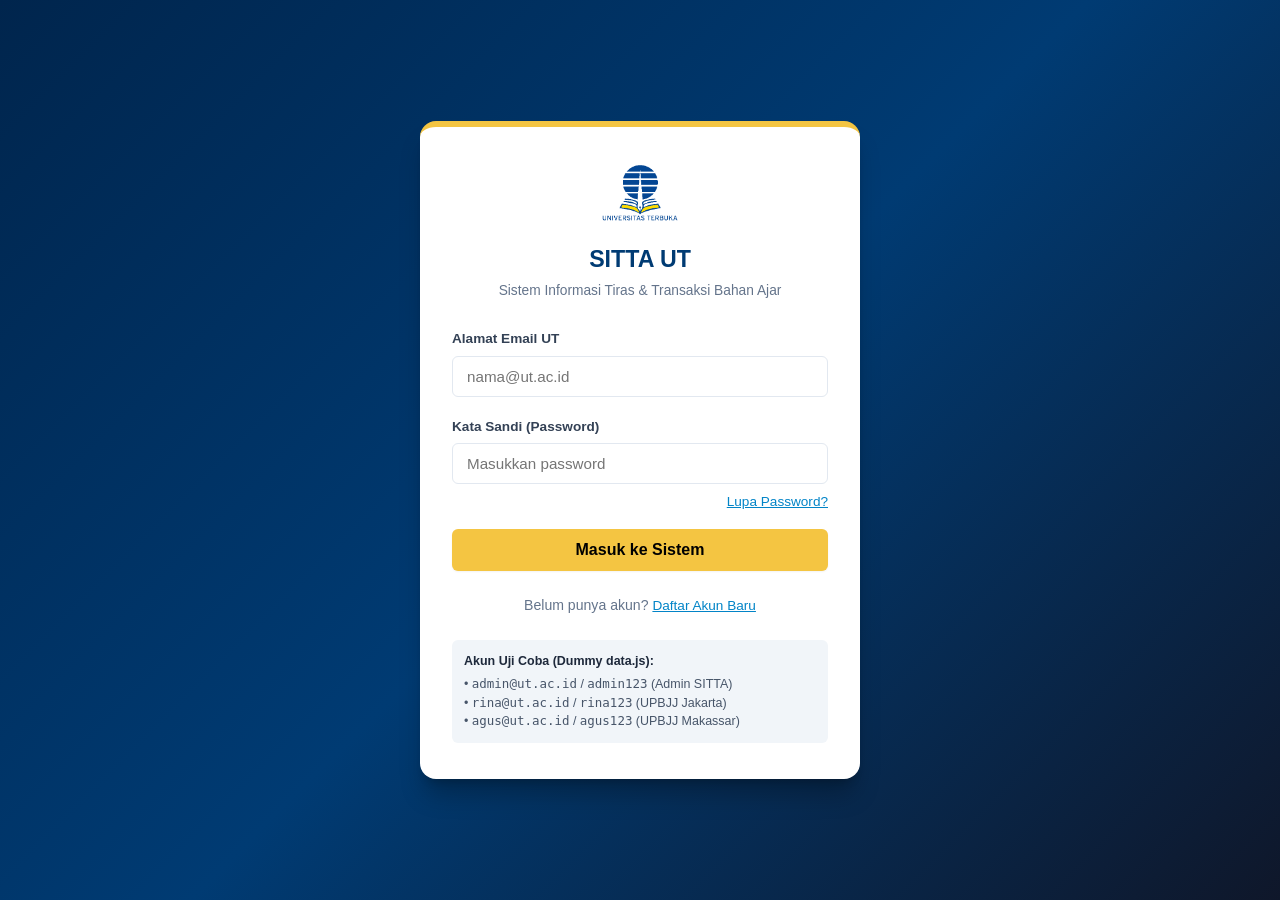
<file: index.html>
<!DOCTYPE html>
<html lang="id">
<head>
  <meta charset="UTF-8">
  <meta name="viewport" content="width=device-width, initial-scale=1.0">
  <title>Login - SITTA Universitas Terbuka</title>
  <link rel="stylesheet" href="css/style.css">
</head>
<body class="login-body">

  <div class="login-card">
    <div class="login-header">
      <img src="assets/logo-ut.png" alt="Logo Universitas Terbuka" class="login-logo">
      <h1 class="login-title">SITTA UT</h1>
      <p class="login-subtitle">Sistem Informasi Tiras &amp; Transaksi Bahan Ajar</p>
    </div>

    <!-- Form Login Utama -->
    <form id="formLogin" novalidate>
      <div class="form-group">
        <label for="inputEmail" class="form-label">Alamat Email UT</label>
        <input 
          type="email" 
          id="inputEmail" 
          class="form-input" 
          placeholder="nama@ut.ac.id" 
          required 
          autocomplete="username"
        >
      </div>

      <div class="form-group">
        <label for="inputPassword" class="form-label">Kata Sandi (Password)</label>
        <input 
          type="password" 
          id="inputPassword" 
          class="form-input" 
          placeholder="Masukkan password" 
          required 
          autocomplete="current-password"
        >
      </div>

      <div class="login-meta">
        <button type="button" id="btnLupaPassword" class="link-btn">Lupa Password?</button>
      </div>

      <button type="submit" class="btn-primary" id="btnSubmitLogin">Masuk ke Sistem</button>

      <div class="login-footer-links">
        Belum punya akun? <button type="button" id="btnDaftar" class="link-btn">Daftar Akun Baru</button>
      </div>
    </form>

    <div class="dummy-hint">
      <strong>Akun Uji Coba (Dummy data.js):</strong>
      <div>• <code>admin@ut.ac.id</code> / <code>admin123</code> (Admin SITTA)</div>
      <div>• <code>rina@ut.ac.id</code> / <code>rina123</code> (UPBJJ Jakarta)</div>
      <div>• <code>agus@ut.ac.id</code> / <code>agus123</code> (UPBJJ Makassar)</div>
    </div>
  </div>

  <!-- Modal Box: Lupa Password -->
  <div class="modal-overlay" id="modalLupaPassword">
    <div class="modal-box">
      <div class="modal-header">
        <h3 class="modal-title">Lupa Password</h3>
        <button type="button" class="modal-close" aria-label="Tutup">&times;</button>
      </div>
      <form id="formLupaPassword">
        <div class="modal-body">
          <p style="font-size: 0.9rem; color: #64748B; margin-bottom: 16px;">
            Masukkan alamat email Universitas Terbuka Anda yang terdaftar. Kami akan mengirimkan tautan untuk mengatur ulang kata sandi Anda.
          </p>
          <div class="form-group">
            <label for="inputResetEmail" class="form-label">Email Terdaftar</label>
            <input type="email" id="inputResetEmail" class="form-input" placeholder="contoh: rina@ut.ac.id" required>
          </div>
        </div>
        <div class="modal-footer">
          <button type="button" class="btn-secondary btn-modal-close">Batal</button>
          <button type="submit" class="btn-primary" style="width: auto; padding: 8px 18px;">Kirim Tautan Reset</button>
        </div>
      </form>
    </div>
  </div>

  <!-- Modal Box: Registrasi / Daftar Akun Baru -->
  <div class="modal-overlay" id="modalDaftar">
    <div class="modal-box">
      <div class="modal-header">
        <h3 class="modal-title">Pendaftaran Akun SITTA</h3>
        <button type="button" class="modal-close" aria-label="Tutup">&times;</button>
      </div>
      <form id="formDaftar">
        <div class="modal-body">
          <div class="form-group">
            <label for="inputDaftarNama" class="form-label">Nama Lengkap *</label>
            <input type="text" id="inputDaftarNama" class="form-input" placeholder="Nama lengkap staf/dosen" required>
          </div>
          <div class="form-group">
            <label for="inputDaftarEmail" class="form-label">Alamat Email UT *</label>
            <input type="email" id="inputDaftarEmail" class="form-input" placeholder="user@ut.ac.id" required>
          </div>
          <div class="form-group">
            <label for="inputDaftarPassword" class="form-label">Kata Sandi *</label>
            <input type="password" id="inputDaftarPassword" class="form-input" placeholder="Minimal 6 karakter" required>
          </div>
          <div class="form-group">
            <label for="selectDaftarRole" class="form-label">Peran / Role</label>
            <select id="selectDaftarRole" class="form-input">
              <option value="UPBJJ-UT">UPBJJ-UT Daerah</option>
              <option value="Fakultas">Fakultas</option>
              <option value="Puslaba">Puslaba</option>
              <option value="Administrator">Administrator</option>
            </select>
          </div>
          <div class="form-group">
            <label for="inputDaftarLokasi" class="form-label">Unit Kerja / Lokasi</label>
            <input type="text" id="inputDaftarLokasi" class="form-input" placeholder="contoh: UPBJJ Bandung">
          </div>
        </div>
        <div class="modal-footer">
          <button type="button" class="btn-secondary btn-modal-close">Batal</button>
          <button type="submit" class="btn-primary" style="width: auto; padding: 8px 20px;">Daftar Sekarang</button>
        </div>
      </form>
    </div>
  </div>

  <!-- Modal Box: Custom Alert Box / Pop-up Feedback -->
  <div class="modal-overlay" id="modalAlert">
    <div class="modal-box" style="max-width: 400px;">
      <div class="modal-body alert-box">
        <div class="alert-icon" id="alertIcon">⚠️</div>
        <h3 id="alertTitle" style="color: var(--ut-primary); margin-bottom: 8px; font-size: 1.15rem;">Pemberitahuan</h3>
        <p class="alert-message" id="alertMessage">Pesan informasi</p>
        <button type="button" class="btn-primary btn-modal-close" style="width: 120px; margin: 0 auto; display: block;">OK</button>
      </div>
    </div>
  </div>

  <!-- Import Data Dummy dan Skrip DOM -->
  <script src="js/data.js"></script>
  <script src="js/script.js"></script>
</body>
</html>
</file>
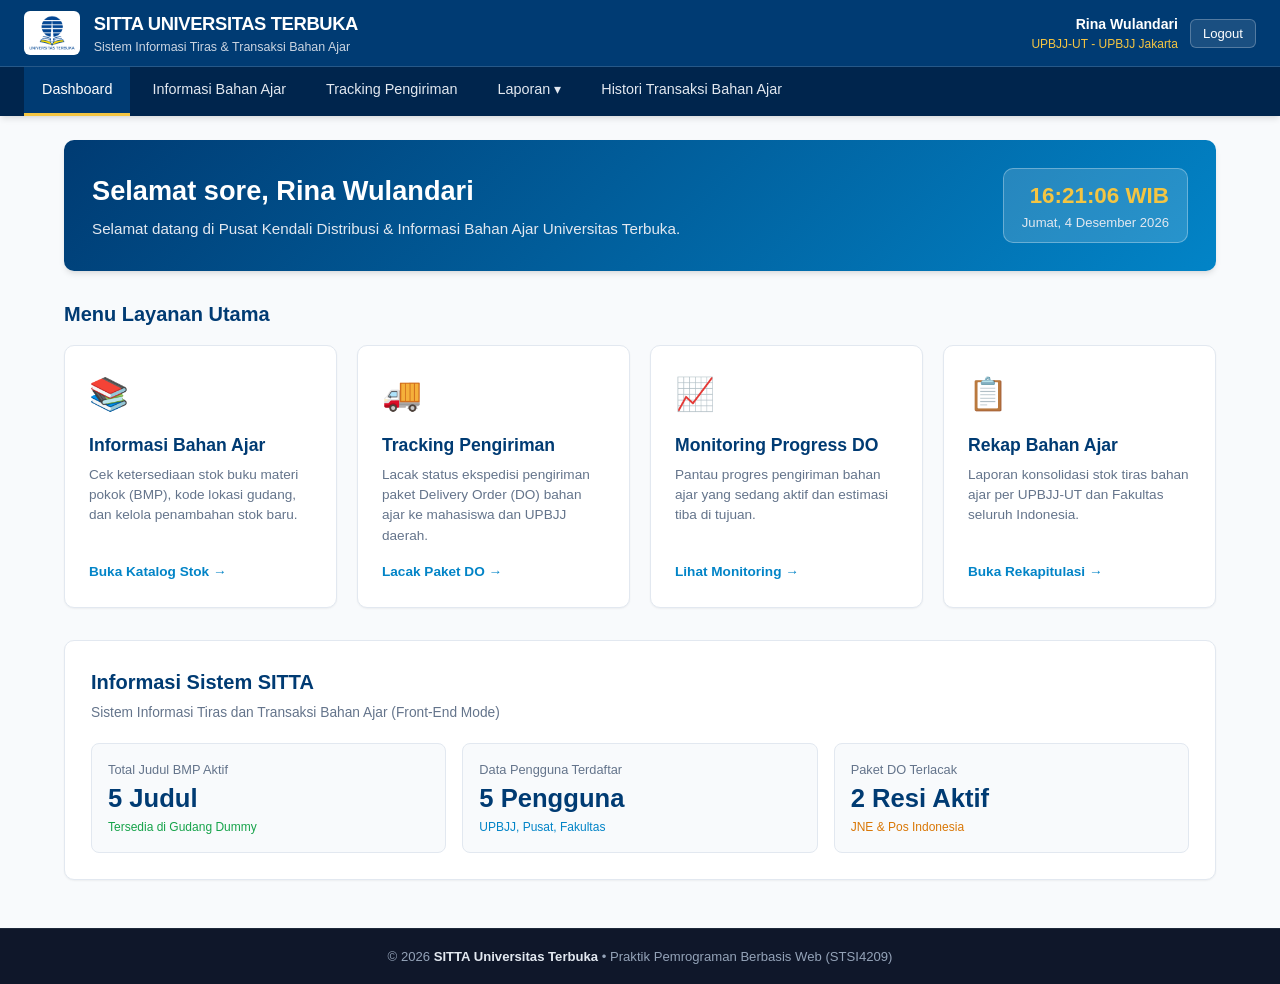
<file: dashboard.html>
<!DOCTYPE html>
<html lang="id">
<head>
  <meta charset="UTF-8">
  <meta name="viewport" content="width=device-width, initial-scale=1.0">
  <title>Dashboard - SITTA Universitas Terbuka</title>
  <link rel="stylesheet" href="css/style.css">
</head>
<body>

  <!-- Site Header -->
  <header class="site-header">
    <div class="header-top">
      <a href="dashboard.html" class="brand-wrapper">
        <img src="assets/logo-ut.png" alt="Logo UT" class="brand-logo">
        <div>
          <div class="brand-title">SITTA UNIVERSITAS TERBUKA</div>
          <div class="brand-subtitle">Sistem Informasi Tiras &amp; Transaksi Bahan Ajar</div>
        </div>
      </a>

      <div class="user-badge">
        <div class="user-info">
          <div class="user-name" id="headerUserName">Memuat...</div>
          <div class="user-role" id="headerUserRole">User</div>
        </div>
        <button id="btnLogout" class="btn-logout" title="Keluar dari sistem">Logout</button>
      </div>
    </div>

    <!-- Navigation Bar Utama -->
    <nav class="navbar" aria-label="Navigasi Utama">
      <ul class="nav-list">
        <li class="nav-item">
          <a href="dashboard.html" class="nav-link active">Dashboard</a>
        </li>
        <li class="nav-item">
          <a href="stok.html" class="nav-link">Informasi Bahan Ajar</a>
        </li>
        <li class="nav-item">
          <a href="tracking.html" class="nav-link">Tracking Pengiriman</a>
        </li>
        <li class="nav-item has-dropdown">
          <a href="#" class="nav-link" id="navLaporan" onclick="return false;">Laporan &#9662;</a>
          <div class="dropdown-menu">
            <a href="#" class="dropdown-item" onclick="showCustomAlert('Fitur Monitoring Progress DO Bahan Ajar menampilkan rekapitulasi pengiriman bahan ajar antar UPBJJ.', 'Monitoring Progress DO', '📊'); return false;">
              Monitoring Progress DO Bahan Ajar
            </a>
            <a href="#" class="dropdown-item" onclick="showCustomAlert('Fitur Rekap Bahan Ajar menyajikan data perputaran sirkulasi buku ajar per semester.', 'Rekap Bahan Ajar', '📑'); return false;">
              Rekap Bahan Ajar
            </a>
          </div>
        </li>
        <li class="nav-item">
          <a href="#" class="nav-link" onclick="showCustomAlert('Histori Transaksi Bahan Ajar memuat rekaman seluruh pesanan DO yang telah selesai dan diarsipkan.', 'Histori Transaksi', '🕒'); return false;">
            Histori Transaksi Bahan Ajar
          </a>
        </li>
      </ul>
    </nav>
  </header>

  <!-- Main Content -->
  <main class="main-container">
    
    <!-- Hero Greeting Berdasarkan Waktu Local Time -->
    <section class="greeting-hero">
      <div class="greeting-text">
        <h1 id="dashboardGreeting">Selamat Datang</h1>
        <p>Selamat datang di Pusat Kendali Distribusi &amp; Informasi Bahan Ajar Universitas Terbuka.</p>
      </div>
      <div class="greeting-time-badge">
        <div class="time-clock" id="liveClockTime">--:--:-- WIB</div>
        <div class="time-date" id="liveClockDate">Memuat tanggal...</div>
      </div>
    </section>

    <!-- Quick Navigation Cards Grid -->
    <section>
      <h2 class="section-title" style="margin-bottom: 16px;">Menu Layanan Utama</h2>
      <div class="dashboard-grid">
        
        <a href="stok.html" class="dash-card">
          <div class="dash-card-icon">📚</div>
          <h3 class="dash-card-title">Informasi Bahan Ajar</h3>
          <p class="dash-card-desc">Cek ketersediaan stok buku materi pokok (BMP), kode lokasi gudang, dan kelola penambahan stok baru.</p>
          <div class="dash-card-cta">Buka Katalog Stok &rarr;</div>
        </a>

        <a href="tracking.html" class="dash-card">
          <div class="dash-card-icon">🚚</div>
          <h3 class="dash-card-title">Tracking Pengiriman</h3>
          <p class="dash-card-desc">Lacak status ekspedisi pengiriman paket Delivery Order (DO) bahan ajar ke mahasiswa dan UPBJJ daerah.</p>
          <div class="dash-card-cta">Lacak Paket DO &rarr;</div>
        </a>

        <div class="dash-card" style="cursor: pointer;" onclick="showCustomAlert('Laporan Monitoring DO menyajikan status real-time pesanan yang sedang diproses di loket maupun transit ekspedisi.', 'Monitoring DO', '📊')">
          <div class="dash-card-icon">📈</div>
          <h3 class="dash-card-title">Monitoring Progress DO</h3>
          <p class="dash-card-desc">Pantau progres pengiriman bahan ajar yang sedang aktif dan estimasi tiba di tujuan.</p>
          <div class="dash-card-cta">Lihat Monitoring &rarr;</div>
        </div>

        <div class="dash-card" style="cursor: pointer;" onclick="showCustomAlert('Rekapitulasi Bahan Ajar merinci total stok masuk, stok terdistribusi, dan persentase serapan BMP semester ini.', 'Rekap Stok', '📦')">
          <div class="dash-card-icon">📋</div>
          <h3 class="dash-card-title">Rekap Bahan Ajar</h3>
          <p class="dash-card-desc">Laporan konsolidasi stok tiras bahan ajar per UPBJJ-UT dan Fakultas seluruh Indonesia.</p>
          <div class="dash-card-cta">Buka Rekapitulasi &rarr;</div>
        </div>

      </div>
    </section>

    <!-- Ringkasan Statistik Singkat -->
    <section class="card-section">
      <h2 class="section-title">Informasi Sistem SITTA</h2>
      <p class="section-subtitle">Sistem Informasi Tiras dan Transaksi Bahan Ajar (Front-End Mode)</p>
      
      <div style="display: grid; grid-template-columns: repeat(auto-fit, minmax(200px, 1fr)); gap: 16px; margin-top: 14px;">
        <div style="background: #F8FAFC; border: 1px solid #E2E8F0; padding: 16px; border-radius: 8px;">
          <div style="font-size: 0.8rem; color: #64748B;">Total Judul BMP Aktif</div>
          <div style="font-size: 1.6rem; font-weight: 700; color: var(--ut-primary);">5 Judul</div>
          <div style="font-size: 0.75rem; color: #16A34A;">Tersedia di Gudang Dummy</div>
        </div>
        <div style="background: #F8FAFC; border: 1px solid #E2E8F0; padding: 16px; border-radius: 8px;">
          <div style="font-size: 0.8rem; color: #64748B;">Data Pengguna Terdaftar</div>
          <div style="font-size: 1.6rem; font-weight: 700; color: var(--ut-primary);">5 Pengguna</div>
          <div style="font-size: 0.75rem; color: #0284C7;">UPBJJ, Pusat, Fakultas</div>
        </div>
        <div style="background: #F8FAFC; border: 1px solid #E2E8F0; padding: 16px; border-radius: 8px;">
          <div style="font-size: 0.8rem; color: #64748B;">Paket DO Terlacak</div>
          <div style="font-size: 1.6rem; font-weight: 700; color: var(--ut-primary);">2 Resi Aktif</div>
          <div style="font-size: 0.75rem; color: #D97706;">JNE &amp; Pos Indonesia</div>
        </div>
      </div>
    </section>

  </main>

  <!-- Modal Box: Custom Alert Box / Pop-up Feedback -->
  <div class="modal-overlay" id="modalAlert">
    <div class="modal-box" style="max-width: 400px;">
      <div class="modal-body alert-box">
        <div class="alert-icon" id="alertIcon">⚠️</div>
        <h3 id="alertTitle" style="color: var(--ut-primary); margin-bottom: 8px; font-size: 1.15rem;">Pemberitahuan</h3>
        <p class="alert-message" id="alertMessage">Pesan informasi</p>
        <button type="button" class="btn-primary btn-modal-close" style="width: 120px; margin: 0 auto; display: block;">OK</button>
      </div>
    </div>
  </div>

  <!-- Footer -->
  <footer class="site-footer">
    <p>&copy; 2026 <strong>SITTA Universitas Terbuka</strong> &bull; Praktik Pemrograman Berbasis Web (STSI4209)</p>
  </footer>

  <!-- Import JS -->
  <script src="js/data.js"></script>
  <script src="js/script.js"></script>
</body>
</html>
</file>
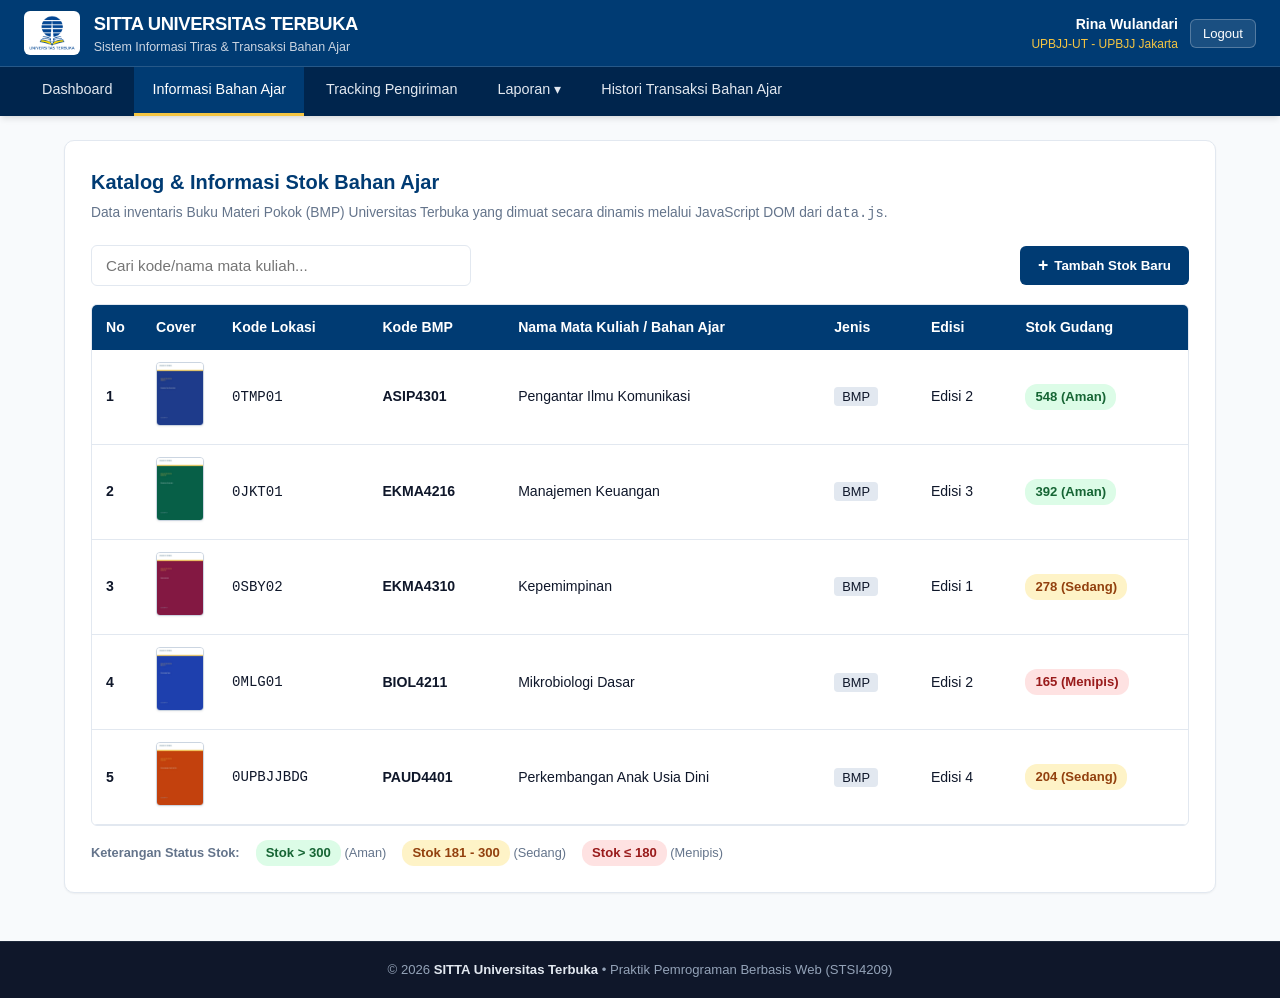
<file: stok.html>
<!DOCTYPE html>
<html lang="id">
<head>
  <meta charset="UTF-8">
  <meta name="viewport" content="width=device-width, initial-scale=1.0">
  <title>Informasi Stok Bahan Ajar - SITTA Universitas Terbuka</title>
  <link rel="stylesheet" href="css/style.css">
</head>
<body>

  <!-- Site Header -->
  <header class="site-header">
    <div class="header-top">
      <a href="dashboard.html" class="brand-wrapper">
        <img src="assets/logo-ut.png" alt="Logo UT" class="brand-logo">
        <div>
          <div class="brand-title">SITTA UNIVERSITAS TERBUKA</div>
          <div class="brand-subtitle">Sistem Informasi Tiras &amp; Transaksi Bahan Ajar</div>
        </div>
      </a>

      <div class="user-badge">
        <div class="user-info">
          <div class="user-name" id="headerUserName">Memuat...</div>
          <div class="user-role" id="headerUserRole">User</div>
        </div>
        <button id="btnLogout" class="btn-logout" title="Keluar dari sistem">Logout</button>
      </div>
    </div>

    <!-- Navigation Bar Utama -->
    <nav class="navbar" aria-label="Navigasi Utama">
      <ul class="nav-list">
        <li class="nav-item">
          <a href="dashboard.html" class="nav-link">Dashboard</a>
        </li>
        <li class="nav-item">
          <a href="stok.html" class="nav-link active">Informasi Bahan Ajar</a>
        </li>
        <li class="nav-item">
          <a href="tracking.html" class="nav-link">Tracking Pengiriman</a>
        </li>
        <li class="nav-item has-dropdown">
          <a href="#" class="nav-link" id="navLaporan" onclick="return false;">Laporan &#9662;</a>
          <div class="dropdown-menu">
            <a href="#" class="dropdown-item" onclick="showCustomAlert('Laporan Monitoring DO Bahan Ajar', 'Laporan', '📊'); return false;">
              Monitoring Progress DO Bahan Ajar
            </a>
            <a href="#" class="dropdown-item" onclick="showCustomAlert('Rekap Bahan Ajar', 'Laporan', '📑'); return false;">
              Rekap Bahan Ajar
            </a>
          </div>
        </li>
        <li class="nav-item">
          <a href="#" class="nav-link" onclick="showCustomAlert('Histori Transaksi Bahan Ajar', 'Histori', '🕒'); return false;">
            Histori Transaksi Bahan Ajar
          </a>
        </li>
      </ul>
    </nav>
  </header>

  <!-- Main Content -->
  <main class="main-container">
    
    <section class="card-section">
      <div style="margin-bottom: 20px;">
        <h1 class="section-title">Katalog &amp; Informasi Stok Bahan Ajar</h1>
        <p class="section-subtitle">Data inventaris Buku Materi Pokok (BMP) Universitas Terbuka yang dimuat secara dinamis melalui JavaScript DOM dari <code>data.js</code>.</p>
      </div>

      <!-- Action Bar: Pencarian Cepat & Tombol Tambah Stok Baru -->
      <div class="table-actions-bar">
        <div style="max-width: 380px; width: 100%;">
          <input 
            type="text" 
            id="searchStok" 
            class="form-input" 
            placeholder="Cari kode/nama mata kuliah..."
          >
        </div>
        
        <button type="button" class="btn-add-stock" id="btnBukaModalTambah">
          <span style="font-size: 1.1rem; font-weight: 700;">+</span> Tambah Stok Baru
        </button>
      </div>

      <!-- Tabel Data Bahan Ajar (Dirender secara dinamis oleh JavaScript DOM) -->
      <div class="table-responsive">
        <table class="data-table" id="tabelBahanAjar">
          <thead>
            <tr>
              <th style="width: 50px;">No</th>
              <th style="width: 70px;">Cover</th>
              <th>Kode Lokasi</th>
              <th>Kode BMP</th>
              <th>Nama Mata Kuliah / Bahan Ajar</th>
              <th>Jenis</th>
              <th>Edisi</th>
              <th>Stok Gudang</th>
            </tr>
          </thead>
          <tbody>
            <!-- Baris data di-generate otomatis oleh DOM di script.js -->
          </tbody>
        </table>
      </div>

      <div style="margin-top: 14px; font-size: 0.8rem; color: #64748B; display: flex; gap: 16px; align-items: center; flex-wrap: wrap;">
        <strong>Keterangan Status Stok:</strong>
        <span><span class="stock-pill stock-high">Stok &gt; 300</span> (Aman)</span>
        <span><span class="stock-pill stock-med">Stok 181 - 300</span> (Sedang)</span>
        <span><span class="stock-pill stock-low">Stok &le; 180</span> (Menipis)</span>
      </div>
    </section>

  </main>

  <!-- Modal Box: Tambah Baris Stok Baru Menggunakan DOM -->
  <div class="modal-overlay" id="modalTambahStok">
    <div class="modal-box" style="max-width: 560px;">
      <div class="modal-header">
        <h3 class="modal-title">Tambah Baris Stok Bahan Ajar</h3>
        <button type="button" class="modal-close" aria-label="Tutup">&times;</button>
      </div>
      <form id="formTambahStok">
        <div class="modal-body">
          
          <div style="display: grid; grid-template-columns: 1fr 1fr; gap: 14px;">
            <div class="form-group">
              <label for="inputKodeLokasi" class="form-label">Kode Lokasi Gudang *</label>
              <input type="text" id="inputKodeLokasi" class="form-input" placeholder="contoh: 0JKT01" required>
            </div>
            <div class="form-group">
              <label for="inputKodeBarang" class="form-label">Kode Barang / Matkul *</label>
              <input type="text" id="inputKodeBarang" class="form-input" placeholder="contoh: STSI4209" required>
            </div>
          </div>

          <div class="form-group">
            <label for="inputNamaBarang" class="form-label">Nama Mata Kuliah / Bahan Ajar *</label>
            <input type="text" id="inputNamaBarang" class="form-input" placeholder="contoh: Pemrograman Berbasis Web" required>
          </div>

          <div style="display: grid; grid-template-columns: 1fr 1fr; gap: 14px;">
            <div class="form-group">
              <label for="selectJenisBarang" class="form-label">Jenis Barang *</label>
              <select id="selectJenisBarang" class="form-input">
                <option value="BMP">BMP (Buku Materi Pokok)</option>
                <option value="Panduan">Buku Panduan Praktik</option>
                <option value="Non-BMP">Bahan Penunjang / Non-BMP</option>
              </select>
            </div>
            <div class="form-group">
              <label for="inputEdisi" class="form-label">Edisi Buku *</label>
              <input type="number" id="inputEdisi" class="form-input" placeholder="1" min="1" value="1" required>
            </div>
          </div>

          <div style="display: grid; grid-template-columns: 1fr 1fr; gap: 14px;">
            <div class="form-group">
              <label for="inputStok" class="form-label">Jumlah Stok Awal *</label>
              <input type="number" id="inputStok" class="form-input" placeholder="Jumlah buku" min="0" required>
            </div>
            <div class="form-group">
              <label for="inputCover" class="form-label">Path File Cover</label>
              <input type="text" id="inputCover" class="form-input" value="img/pengantar_komunikasi.jpg">
            </div>
          </div>

        </div>
        <div class="modal-footer">
          <button type="button" class="btn-secondary btn-modal-close">Batal</button>
          <button type="submit" class="btn-primary" style="width: auto; padding: 9px 22px;">Simpan ke Stok</button>
        </div>
      </form>
    </div>
  </div>

  <!-- Modal Box: Custom Alert Box / Pop-up Feedback -->
  <div class="modal-overlay" id="modalAlert">
    <div class="modal-box" style="max-width: 400px;">
      <div class="modal-body alert-box">
        <div class="alert-icon" id="alertIcon">⚠️</div>
        <h3 id="alertTitle" style="color: var(--ut-primary); margin-bottom: 8px; font-size: 1.15rem;">Pemberitahuan</h3>
        <p class="alert-message" id="alertMessage">Pesan informasi</p>
        <button type="button" class="btn-primary btn-modal-close" style="width: 120px; margin: 0 auto; display: block;">OK</button>
      </div>
    </div>
  </div>

  <!-- Footer -->
  <footer class="site-footer">
    <p>&copy; 2026 <strong>SITTA Universitas Terbuka</strong> &bull; Praktik Pemrograman Berbasis Web (STSI4209)</p>
  </footer>

  <!-- Import JS -->
  <script src="js/data.js"></script>
  <script src="js/script.js"></script>
</body>
</html>
</file>
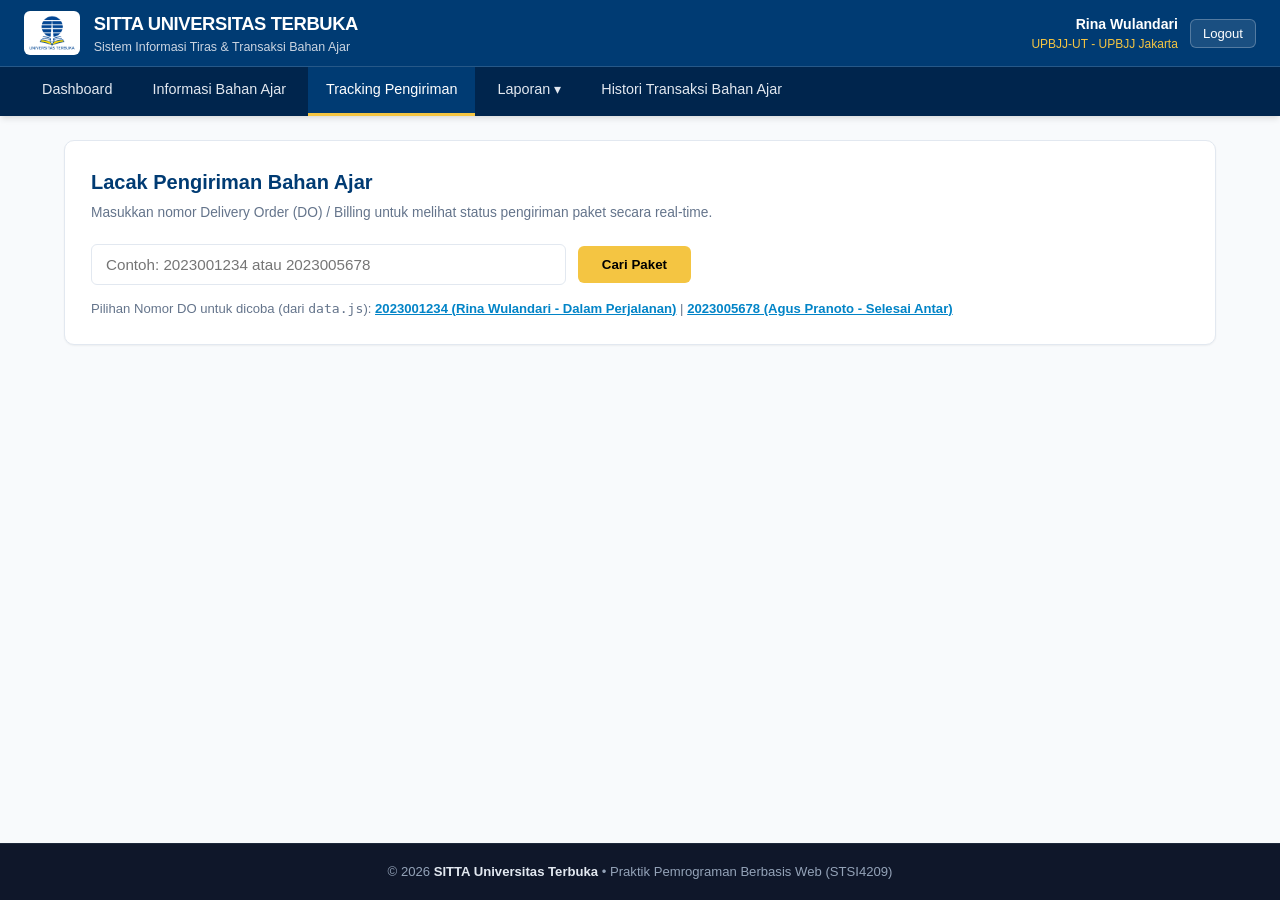
<file: tracking.html>
<!DOCTYPE html>
<html lang="id">
<head>
  <meta charset="UTF-8">
  <meta name="viewport" content="width=device-width, initial-scale=1.0">
  <title>Tracking Pengiriman - SITTA Universitas Terbuka</title>
  <link rel="stylesheet" href="css/style.css">
</head>
<body>

  <!-- Site Header -->
  <header class="site-header">
    <div class="header-top">
      <a href="dashboard.html" class="brand-wrapper">
        <img src="assets/logo-ut.png" alt="Logo UT" class="brand-logo">
        <div>
          <div class="brand-title">SITTA UNIVERSITAS TERBUKA</div>
          <div class="brand-subtitle">Sistem Informasi Tiras &amp; Transaksi Bahan Ajar</div>
        </div>
      </a>

      <div class="user-badge">
        <div class="user-info">
          <div class="user-name" id="headerUserName">Memuat...</div>
          <div class="user-role" id="headerUserRole">User</div>
        </div>
        <button id="btnLogout" class="btn-logout" title="Keluar dari sistem">Logout</button>
      </div>
    </div>

    <!-- Navigation Bar Utama -->
    <nav class="navbar" aria-label="Navigasi Utama">
      <ul class="nav-list">
        <li class="nav-item">
          <a href="dashboard.html" class="nav-link">Dashboard</a>
        </li>
        <li class="nav-item">
          <a href="stok.html" class="nav-link">Informasi Bahan Ajar</a>
        </li>
        <li class="nav-item">
          <a href="tracking.html" class="nav-link active">Tracking Pengiriman</a>
        </li>
        <li class="nav-item has-dropdown">
          <a href="#" class="nav-link" id="navLaporan" onclick="return false;">Laporan &#9662;</a>
          <div class="dropdown-menu">
            <a href="#" class="dropdown-item" onclick="showCustomAlert('Laporan Monitoring DO Bahan Ajar', 'Laporan', '📊'); return false;">
              Monitoring Progress DO Bahan Ajar
            </a>
            <a href="#" class="dropdown-item" onclick="showCustomAlert('Rekap Bahan Ajar', 'Laporan', '📑'); return false;">
              Rekap Bahan Ajar
            </a>
          </div>
        </li>
        <li class="nav-item">
          <a href="#" class="nav-link" onclick="showCustomAlert('Histori Transaksi Bahan Ajar', 'Histori', '🕒'); return false;">
            Histori Transaksi Bahan Ajar
          </a>
        </li>
      </ul>
    </nav>
  </header>

  <!-- Main Content -->
  <main class="main-container">
    
    <!-- Pencarian Nomor Delivery Order -->
    <section class="card-section">
      <h1 class="section-title">Lacak Pengiriman Bahan Ajar</h1>
      <p class="section-subtitle">Masukkan nomor Delivery Order (DO) / Billing untuk melihat status pengiriman paket secara real-time.</p>

      <form id="formTracking" class="search-bar-row">
        <input 
          type="text" 
          id="inputNomorDO" 
          class="form-input" 
          placeholder="Contoh: 2023001234 atau 2023005678" 
          required 
          autocomplete="off"
        >
        <button type="submit" class="btn-search">Cari Paket</button>
      </form>

      <div style="margin-top: 14px; font-size: 0.82rem; color: #64748B;">
        Pilihan Nomor DO untuk dicoba (dari <code>data.js</code>): 
        <a href="#" style="color: #0284C7; font-weight: 600; text-decoration: underline;" onclick="document.getElementById('inputNomorDO').value='2023001234'; document.getElementById('formTracking').dispatchEvent(new Event('submit')); return false;">2023001234 (Rina Wulandari - Dalam Perjalanan)</a> | 
        <a href="#" style="color: #0284C7; font-weight: 600; text-decoration: underline;" onclick="document.getElementById('inputNomorDO').value='2023005678'; document.getElementById('formTracking').dispatchEvent(new Event('submit')); return false;">2023005678 (Agus Pranoto - Selesai Antar)</a>
      </div>
    </section>

    <!-- Hasil Tracking (Tampil saat data ditemukan) -->
    <div id="trackingResultContainer" style="display: none;">
      
      <!-- Kartu Ringkasan Informasi Pengiriman -->
      <section class="tracking-header-card">
        <div class="tracking-header-top">
          <div>
            <span style="font-size: 0.8rem; text-transform: uppercase; color: #93C5FD; display: block;">Nomor Delivery Order (DO)</span>
            <span class="tracking-do-number" id="resNomorDO">-</span>
          </div>
          <div>
            <span class="status-badge" id="resStatusBadge">-</span>
          </div>
        </div>

        <div class="tracking-info-grid">
          <div>
            <div class="info-item-label">Nama Penerima / Mahasiswa</div>
            <div class="info-item-value" id="resNama">-</div>
          </div>
          <div>
            <div class="info-item-label">Jasa Ekspedisi</div>
            <div class="info-item-value" id="resEkspedisi">-</div>
          </div>
          <div>
            <div class="info-item-label">Tanggal Kirim</div>
            <div class="info-item-value" id="resTanggalKirim">-</div>
          </div>
          <div>
            <div class="info-item-label">Kode Paket / Lokasi</div>
            <div class="info-item-value" id="resPaket">-</div>
          </div>
          <div>
            <div class="info-item-label">Total Pembayaran</div>
            <div class="info-item-value" id="resTotal" style="color: var(--ut-accent);">-</div>
          </div>
        </div>
      </section>

      <!-- Simulasi Status Progress Stepper -->
      <section class="card-section">
        <h2 style="font-size: 1.05rem; font-weight: 700; color: var(--ut-primary); margin-bottom: 8px;">
          Progres Alur Distribusi Bahan Ajar
        </h2>
        
        <div class="progress-stepper">
          <div class="progress-stepper-fill" id="stepperFill"></div>
          
          <div class="step-item" id="step1">
            <div class="step-node">1</div>
            <div class="step-label">Loket UT Tangsel</div>
          </div>

          <div class="step-item" id="step2">
            <div class="step-node">2</div>
            <div class="step-label">Hub Ekspedisi</div>
          </div>

          <div class="step-item" id="step3">
            <div class="step-node">3</div>
            <div class="step-label">Kantor Cabang / Kota Tujuan</div>
          </div>

          <div class="step-item" id="step4">
            <div class="step-node">4</div>
            <div class="step-label">Selesai Antar / Diterima</div>
          </div>
        </div>
      </section>

      <!-- Rincian Timeline Perjalanan Paket -->
      <section class="card-section">
        <h2 class="timeline-title">Riwayat Perjalanan Paket (Tracking Logs)</h2>
        <ul class="timeline-list" id="timelineList">
          <!-- Item perjalanan dirender secara dinamis oleh DOM di script.js -->
        </ul>
      </section>

    </div>

  </main>

  <!-- Modal Box: Custom Alert Box / Pop-up Feedback -->
  <div class="modal-overlay" id="modalAlert">
    <div class="modal-box" style="max-width: 400px;">
      <div class="modal-body alert-box">
        <div class="alert-icon" id="alertIcon">⚠️</div>
        <h3 id="alertTitle" style="color: var(--ut-primary); margin-bottom: 8px; font-size: 1.15rem;">Pemberitahuan</h3>
        <p class="alert-message" id="alertMessage">Pesan informasi</p>
        <button type="button" class="btn-primary btn-modal-close" style="width: 120px; margin: 0 auto; display: block;">OK</button>
      </div>
    </div>
  </div>

  <!-- Footer -->
  <footer class="site-footer">
    <p>&copy; 2026 <strong>SITTA Universitas Terbuka</strong> &bull; Praktik Pemrograman Berbasis Web (STSI4209)</p>
  </footer>

  <!-- Import JS -->
  <script src="js/data.js"></script>
  <script src="js/script.js"></script>
</body>
</html>
</file>
<file: css/style.css>
/* ==========================================================================
   STYLE.CSS - SITTA UNIVERSITAS TERBUKA
   Tugas Praktik 1 - STSI4209 Pemrograman Berbasis Web
   ========================================================================== */

:root {
  --ut-primary: #003B73;       /* Biru Khas UT */
  --ut-primary-dark: #00254D;
  --ut-accent: #F4C542;        /* Kuning Emas Khas UT */
  --ut-accent-hover: #E0B332;
  --bg-page: #F8FAFC;
  --bg-card: #FFFFFF;
  --text-main: #0F172A;
  --text-muted: #64748B;
  --border-color: #E2E8F0;
  --border-focus: #003B73;
  --success-bg: #DCFCE7;
  --success-text: #166534;
  --warning-bg: #FEF3C7;
  --warning-text: #92400E;
  --danger-bg: #FEE2E2;
  --danger-text: #991B1B;
  --info-bg: #E0F2FE;
  --info-text: #075985;
  --radius-sm: 6px;
  --radius-md: 10px;
  --radius-lg: 16px;
  --shadow-sm: 0 1px 2px rgba(0, 0, 0, 0.05);
  --shadow-md: 0 4px 6px -1px rgba(0, 0, 0, 0.1), 0 2px 4px -2px rgba(0, 0, 0, 0.05);
  --shadow-lg: 0 10px 15px -3px rgba(0, 0, 0, 0.1), 0 4px 6px -4px rgba(0, 0, 0, 0.05);
  --font-family: -apple-system, BlinkMacSystemFont, "Segoe UI", Roboto, Helvetica, Arial, sans-serif;
}

* {
  box-sizing: border-box;
  margin: 0;
  padding: 0;
}

body {
  font-family: var(--font-family);
  background-color: var(--bg-page);
  color: var(--text-main);
  line-height: 1.5;
  min-height: 100vh;
  display: flex;
  flex-direction: column;
}

/* ==========================================================================
   HEADER & NAVBAR
   ========================================================================== */
.site-header {
  background-color: var(--ut-primary);
  color: #FFFFFF;
  box-shadow: var(--shadow-md);
  position: sticky;
  top: 0;
  z-index: 100;
}

.header-top {
  border-bottom: 1px solid rgba(255, 255, 255, 0.15);
  padding: 10px 24px;
  display: flex;
  align-items: center;
  justify-content: space-between;
}

.brand-wrapper {
  display: flex;
  align-items: center;
  gap: 14px;
  text-decoration: none;
  color: #FFFFFF;
}

.brand-logo {
  height: 44px;
  width: auto;
  object-fit: contain;
  background-color: #FFFFFF;
  padding: 4px;
  border-radius: var(--radius-sm);
}

.brand-title {
  font-size: 1.15rem;
  font-weight: 700;
  letter-spacing: -0.02em;
}

.brand-subtitle {
  font-size: 0.78rem;
  color: #CBD5E1;
  font-weight: 400;
}

.user-badge {
  display: flex;
  align-items: center;
  gap: 12px;
  font-size: 0.88rem;
}

.user-info {
  text-align: right;
}

.user-name {
  font-weight: 600;
  color: #FFFFFF;
}

.user-role {
  font-size: 0.75rem;
  color: var(--ut-accent);
}

.btn-logout {
  background-color: rgba(255, 255, 255, 0.1);
  color: #FFFFFF;
  border: 1px solid rgba(255, 255, 255, 0.25);
  padding: 6px 12px;
  border-radius: var(--radius-sm);
  cursor: pointer;
  font-size: 0.82rem;
  text-decoration: none;
  transition: all 0.2s ease;
}

.btn-logout:hover {
  background-color: var(--danger-bg);
  color: var(--danger-text);
  border-color: var(--danger-text);
}

/* Navigation Bar */
.navbar {
  padding: 0 24px;
  background-color: var(--ut-primary-dark);
}

.nav-list {
  display: flex;
  list-style: none;
  gap: 4px;
}

.nav-item {
  position: relative;
}

.nav-link {
  display: block;
  padding: 12px 18px;
  color: #E2E8F0;
  text-decoration: none;
  font-size: 0.9rem;
  font-weight: 500;
  transition: background-color 0.2s, color 0.2s;
  cursor: pointer;
}

.nav-link:hover,
.nav-link.active {
  background-color: var(--ut-primary);
  color: #FFFFFF;
}

.nav-link.active {
  border-bottom: 3px solid var(--ut-accent);
}

/* Dropdown Menu */
.dropdown-menu {
  display: none;
  position: absolute;
  top: 100%;
  left: 0;
  min-width: 260px;
  background-color: #FFFFFF;
  box-shadow: var(--shadow-lg);
  border-radius: 0 0 var(--radius-sm) var(--radius-sm);
  overflow: hidden;
  z-index: 150;
  border: 1px solid var(--border-color);
}

.dropdown-item {
  display: block;
  padding: 10px 16px;
  color: var(--text-main);
  text-decoration: none;
  font-size: 0.86rem;
  border-bottom: 1px solid #F1F5F9;
  transition: background-color 0.15s;
}

.dropdown-item:last-child {
  border-bottom: none;
}

.dropdown-item:hover {
  background-color: var(--ut-accent);
  color: #000000;
  font-weight: 600;
}

.nav-item.has-dropdown:hover .dropdown-menu,
.nav-item.has-dropdown:focus-within .dropdown-menu {
  display: block;
}

/* ==========================================================================
   CONTAINER & LAYOUT
   ========================================================================== */
.main-container {
  flex: 1;
  max-width: 1200px;
  width: 100%;
  margin: 0 auto;
  padding: 24px;
}

/* Footer */
.site-footer {
  background-color: #0F172A;
  color: #94A3B8;
  padding: 18px 24px;
  text-align: center;
  font-size: 0.82rem;
  border-top: 1px solid #1E293B;
  margin-top: auto;
}

.site-footer strong {
  color: #E2E8F0;
}

/* ==========================================================================
   LOGIN PAGE
   ========================================================================== */
.login-body {
  background: linear-gradient(135deg, #00254D 0%, #003B73 50%, #0F172A 100%);
  display: flex;
  align-items: center;
  justify-content: center;
  min-height: 100vh;
  padding: 20px;
}

.login-card {
  background: #FFFFFF;
  width: 100%;
  max-width: 440px;
  padding: 36px 32px;
  border-radius: var(--radius-lg);
  box-shadow: 0 20px 25px -5px rgba(0, 0, 0, 0.25), 0 8px 10px -6px rgba(0, 0, 0, 0.2);
  border-top: 6px solid var(--ut-accent);
}

.login-header {
  text-align: center;
  margin-bottom: 28px;
}

.login-logo {
  height: 60px;
  width: auto;
  margin-bottom: 12px;
}

.login-title {
  font-size: 1.45rem;
  font-weight: 700;
  color: var(--ut-primary);
}

.login-subtitle {
  font-size: 0.86rem;
  color: var(--text-muted);
  margin-top: 4px;
}

.form-group {
  margin-bottom: 20px;
  text-align: left;
}

.form-label {
  display: block;
  font-size: 0.85rem;
  font-weight: 600;
  margin-bottom: 6px;
  color: #334155;
}

.form-input {
  width: 100%;
  padding: 11px 14px;
  font-size: 0.95rem;
  border: 1.5px solid var(--border-color);
  border-radius: var(--radius-sm);
  background-color: #FFFFFF;
  color: var(--text-main);
  transition: border-color 0.2s, box-shadow 0.2s;
  outline: none;
}

.form-input:focus {
  border-color: var(--border-focus);
  box-shadow: 0 0 0 3px rgba(0, 59, 115, 0.15);
}

.login-meta {
  display: flex;
  justify-content: flex-end;
  margin-top: -10px;
  margin-bottom: 20px;
}

.link-btn {
  background: none;
  border: none;
  color: #0284C7;
  font-size: 0.85rem;
  font-weight: 500;
  cursor: pointer;
  text-decoration: underline;
  padding: 0;
}

.link-btn:hover {
  color: var(--ut-primary);
}

.btn-primary {
  width: 100%;
  background-color: var(--ut-accent);
  color: #000000;
  font-weight: 700;
  font-size: 1rem;
  padding: 12px;
  border: none;
  border-radius: var(--radius-sm);
  cursor: pointer;
  box-shadow: var(--shadow-sm);
  transition: all 0.2s ease;
}

.btn-primary:hover {
  background-color: var(--ut-accent-hover);
  transform: translateY(-1px);
  box-shadow: var(--shadow-md);
}

.login-footer-links {
  text-align: center;
  margin-top: 24px;
  font-size: 0.88rem;
  color: var(--text-muted);
}

.dummy-hint {
  margin-top: 24px;
  padding: 12px;
  background-color: #F1F5F9;
  border-radius: var(--radius-sm);
  font-size: 0.78rem;
  color: #475569;
}

.dummy-hint strong {
  display: block;
  margin-bottom: 4px;
  color: #1E293B;
}

/* ==========================================================================
   DASHBOARD COMPONENTS
   ========================================================================== */
.greeting-hero {
  background: linear-gradient(135deg, var(--ut-primary) 0%, #0284C7 100%);
  color: #FFFFFF;
  padding: 28px;
  border-radius: var(--radius-md);
  box-shadow: var(--shadow-md);
  margin-bottom: 28px;
  display: flex;
  justify-content: space-between;
  align-items: center;
  flex-wrap: wrap;
  gap: 16px;
}

.greeting-text h1 {
  font-size: 1.7rem;
  font-weight: 800;
  margin-bottom: 6px;
  color: #FFFFFF;
}

.greeting-text p {
  color: #E2E8F0;
  font-size: 0.95rem;
}

.greeting-time-badge {
  background: rgba(255, 255, 255, 0.15);
  border: 1px solid rgba(255, 255, 255, 0.3);
  padding: 10px 18px;
  border-radius: var(--radius-md);
  text-align: right;
}

.time-clock {
  font-size: 1.4rem;
  font-weight: 700;
  color: var(--ut-accent);
}

.time-date {
  font-size: 0.82rem;
  color: #E2E8F0;
}

/* Dashboard Grid Cards */
.dashboard-grid {
  display: grid;
  grid-template-columns: repeat(auto-fit, minmax(260px, 1fr));
  gap: 20px;
  margin-bottom: 32px;
}

.dash-card {
  background: var(--bg-card);
  padding: 24px;
  border-radius: var(--radius-md);
  border: 1px solid var(--border-color);
  box-shadow: var(--shadow-sm);
  text-decoration: none;
  color: inherit;
  transition: all 0.2s ease;
  display: flex;
  flex-direction: column;
}

.dash-card:hover {
  transform: translateY(-4px);
  box-shadow: var(--shadow-lg);
  border-color: var(--ut-accent);
}

.dash-card-icon {
  font-size: 2rem;
  margin-bottom: 14px;
}

.dash-card-title {
  font-size: 1.1rem;
  font-weight: 700;
  color: var(--ut-primary);
  margin-bottom: 6px;
}

.dash-card-desc {
  font-size: 0.85rem;
  color: var(--text-muted);
  flex: 1;
}

.dash-card-cta {
  margin-top: 16px;
  font-size: 0.85rem;
  font-weight: 600;
  color: #0284C7;
  display: flex;
  align-items: center;
  gap: 6px;
}

/* ==========================================================================
   TRACKING PAGE COMPONENTS
   ========================================================================== */
.card-section {
  background: var(--bg-card);
  border: 1px solid var(--border-color);
  border-radius: var(--radius-md);
  padding: 26px;
  margin-bottom: 24px;
  box-shadow: var(--shadow-sm);
}

.section-title {
  font-size: 1.25rem;
  font-weight: 700;
  color: var(--ut-primary);
  margin-bottom: 6px;
}

.section-subtitle {
  font-size: 0.86rem;
  color: var(--text-muted);
  margin-bottom: 20px;
}

.search-bar-row {
  display: flex;
  gap: 12px;
  align-items: center;
  max-width: 600px;
}

.search-bar-row .form-input {
  flex: 1;
}

.search-bar-row .btn-search {
  background-color: var(--ut-accent);
  color: #000000;
  font-weight: 700;
  padding: 11px 24px;
  border: none;
  border-radius: var(--radius-sm);
  cursor: pointer;
  transition: background-color 0.2s;
}

.search-bar-row .btn-search:hover {
  background-color: var(--ut-accent-hover);
}

/* Tracking Result Card */
.tracking-header-card {
  background: linear-gradient(135deg, #003B73 0%, #1E3A8A 100%);
  color: #FFFFFF;
  padding: 22px;
  border-radius: var(--radius-md);
  margin-bottom: 24px;
}

.tracking-header-top {
  display: flex;
  justify-content: space-between;
  align-items: center;
  flex-wrap: wrap;
  gap: 12px;
  border-bottom: 1px solid rgba(255, 255, 255, 0.2);
  padding-bottom: 14px;
  margin-bottom: 16px;
}

.tracking-do-number {
  font-size: 1.2rem;
  font-weight: 700;
  letter-spacing: 0.05em;
  color: var(--ut-accent);
}

.status-badge {
  display: inline-block;
  padding: 5px 14px;
  border-radius: 9999px;
  font-size: 0.82rem;
  font-weight: 700;
  text-transform: uppercase;
  letter-spacing: 0.03em;
}

.status-badge.in-transit {
  background-color: var(--warning-bg);
  color: var(--warning-text);
}

.status-badge.delivered {
  background-color: var(--success-bg);
  color: var(--success-text);
}

.tracking-info-grid {
  display: grid;
  grid-template-columns: repeat(auto-fit, minmax(180px, 1fr));
  gap: 14px;
}

.info-item-label {
  font-size: 0.75rem;
  color: #93C5FD;
  text-transform: uppercase;
}

.info-item-value {
  font-size: 0.95rem;
  font-weight: 600;
  color: #FFFFFF;
}

/* Visual Progress Stepper */
.progress-stepper {
  display: flex;
  justify-content: space-between;
  position: relative;
  margin: 36px 0 28px;
}

.progress-stepper::before {
  content: "";
  position: absolute;
  top: 15px;
  left: 20px;
  right: 20px;
  height: 4px;
  background-color: #E2E8F0;
  z-index: 1;
}

.progress-stepper-fill {
  position: absolute;
  top: 15px;
  left: 20px;
  height: 4px;
  background-color: var(--ut-accent);
  z-index: 2;
  transition: width 0.4s ease;
}

.step-item {
  position: relative;
  z-index: 3;
  display: flex;
  flex-direction: column;
  align-items: center;
  text-align: center;
  width: 90px;
}

.step-node {
  width: 32px;
  height: 32px;
  border-radius: 50%;
  background-color: #FFFFFF;
  border: 3px solid #CBD5E1;
  display: flex;
  align-items: center;
  justify-content: center;
  font-size: 0.78rem;
  font-weight: 700;
  color: var(--text-muted);
  margin-bottom: 8px;
}

.step-item.active .step-node {
  background-color: var(--ut-accent);
  border-color: var(--ut-primary);
  color: #000000;
}

.step-item.completed .step-node {
  background-color: #16A34A;
  border-color: #16A34A;
  color: #FFFFFF;
}

.step-label {
  font-size: 0.75rem;
  color: var(--text-muted);
  font-weight: 500;
}

.step-item.active .step-label,
.step-item.completed .step-label {
  color: var(--text-main);
  font-weight: 700;
}

/* Timeline Perjalanan Paket */
.timeline-title {
  font-size: 1.1rem;
  font-weight: 700;
  margin-bottom: 18px;
  color: var(--ut-primary);
  border-bottom: 2px solid var(--border-color);
  padding-bottom: 8px;
}

.timeline-list {
  position: relative;
  padding-left: 28px;
  list-style: none;
}

.timeline-list::before {
  content: "";
  position: absolute;
  top: 4px;
  left: 10px;
  bottom: 10px;
  width: 2px;
  background-color: var(--ut-accent);
}

.timeline-item {
  position: relative;
  margin-bottom: 20px;
}

.timeline-item::before {
  content: "";
  position: absolute;
  left: -23px;
  top: 4px;
  width: 12px;
  height: 12px;
  border-radius: 50%;
  background-color: var(--ut-primary);
  border: 2px solid var(--ut-accent);
}

.timeline-time {
  font-size: 0.78rem;
  color: var(--text-muted);
  font-weight: 600;
  margin-bottom: 3px;
}

.timeline-desc {
  font-size: 0.9rem;
  color: var(--text-main);
}

/* ==========================================================================
   STOK BAHAN AJAR (STOK.HTML)
   ========================================================================== */
.table-actions-bar {
  display: flex;
  justify-content: space-between;
  align-items: center;
  flex-wrap: wrap;
  gap: 12px;
  margin-bottom: 18px;
}

.table-responsive {
  width: 100%;
  overflow-x: auto;
  border: 1px solid var(--border-color);
  border-radius: var(--radius-sm);
}

.data-table {
  width: 100%;
  border-collapse: collapse;
  text-align: left;
  font-size: 0.88rem;
}

.data-table th {
  background-color: var(--ut-primary);
  color: #FFFFFF;
  padding: 12px 14px;
  font-weight: 600;
  white-space: nowrap;
}

.data-table td {
  padding: 12px 14px;
  border-bottom: 1px solid var(--border-color);
  vertical-align: middle;
}

.data-table tbody tr:hover {
  background-color: #F8FAFC;
}

.book-cover-cell {
  width: 48px;
  height: 64px;
  object-fit: cover;
  border-radius: 4px;
  box-shadow: var(--shadow-sm);
  background-color: #E2E8F0;
  border: 1px solid #CBD5E1;
}

.stock-pill {
  display: inline-block;
  padding: 3px 10px;
  border-radius: 12px;
  font-weight: 700;
  font-size: 0.82rem;
}

.stock-high {
  background-color: var(--success-bg);
  color: var(--success-text);
}

.stock-med {
  background-color: var(--warning-bg);
  color: var(--warning-text);
}

.stock-low {
  background-color: var(--danger-bg);
  color: var(--danger-text);
}

.btn-add-stock {
  background-color: var(--ut-primary);
  color: #FFFFFF;
  font-weight: 600;
  padding: 9px 18px;
  border: none;
  border-radius: var(--radius-sm);
  cursor: pointer;
  display: inline-flex;
  align-items: center;
  gap: 6px;
  transition: background-color 0.2s;
}

.btn-add-stock:hover {
  background-color: var(--ut-primary-dark);
}

/* ==========================================================================
   MODAL BOX & POP-UP
   ========================================================================== */
.modal-overlay {
  display: none;
  position: fixed;
  top: 0;
  left: 0;
  width: 100vw;
  height: 100vh;
  background-color: rgba(15, 23, 42, 0.6);
  backdrop-filter: blur(2px);
  z-index: 1000;
  align-items: center;
  justify-content: center;
  padding: 20px;
}

.modal-overlay.show {
  display: flex;
}

.modal-box {
  background: #FFFFFF;
  width: 100%;
  max-width: 500px;
  border-radius: var(--radius-md);
  box-shadow: 0 25px 50px -12px rgba(0, 0, 0, 0.25);
  border-top: 5px solid var(--ut-primary);
  overflow: hidden;
  animation: modalFadeIn 0.2s ease-out;
}

@keyframes modalFadeIn {
  from {
    opacity: 0;
    transform: translateY(-15px) scale(0.97);
  }
  to {
    opacity: 1;
    transform: translateY(0) scale(1);
  }
}

.modal-header {
  padding: 16px 20px;
  display: flex;
  align-items: center;
  justify-content: space-between;
  border-bottom: 1px solid var(--border-color);
}

.modal-title {
  font-size: 1.15rem;
  font-weight: 700;
  color: var(--ut-primary);
}

.modal-close {
  background: none;
  border: none;
  font-size: 1.4rem;
  line-height: 1;
  color: var(--text-muted);
  cursor: pointer;
}

.modal-close:hover {
  color: var(--text-main);
}

.modal-body {
  padding: 20px;
  max-height: 75vh;
  overflow-y: auto;
}

.modal-footer {
  padding: 14px 20px;
  background-color: #F8FAFC;
  border-top: 1px solid var(--border-color);
  display: flex;
  justify-content: flex-end;
  gap: 10px;
}

.btn-secondary {
  background-color: #E2E8F0;
  color: #334155;
  border: none;
  padding: 8px 16px;
  border-radius: var(--radius-sm);
  font-weight: 600;
  cursor: pointer;
  transition: background-color 0.15s;
}

.btn-secondary:hover {
  background-color: #CBD5E1;
}

/* Custom Alert / Notification Modal */
.alert-box {
  text-align: center;
  padding: 24px 20px;
}

.alert-icon {
  font-size: 2.8rem;
  margin-bottom: 12px;
}

.alert-message {
  font-size: 1rem;
  color: var(--text-main);
  margin-bottom: 18px;
}

/* Responsive adjustments */
@media (max-width: 768px) {
  .header-top {
    flex-direction: column;
    gap: 12px;
    align-items: flex-start;
  }
  .user-badge {
    align-self: flex-end;
  }
  .nav-list {
    flex-wrap: wrap;
  }
  .nav-link {
    padding: 10px 12px;
    font-size: 0.85rem;
  }
  .progress-stepper {
    flex-wrap: wrap;
    gap: 16px;
  }
  .progress-stepper::before,
  .progress-stepper-fill {
    display: none;
  }
  .step-item {
    width: 45%;
    flex-direction: row;
    gap: 10px;
    text-align: left;
  }
}
</file>
